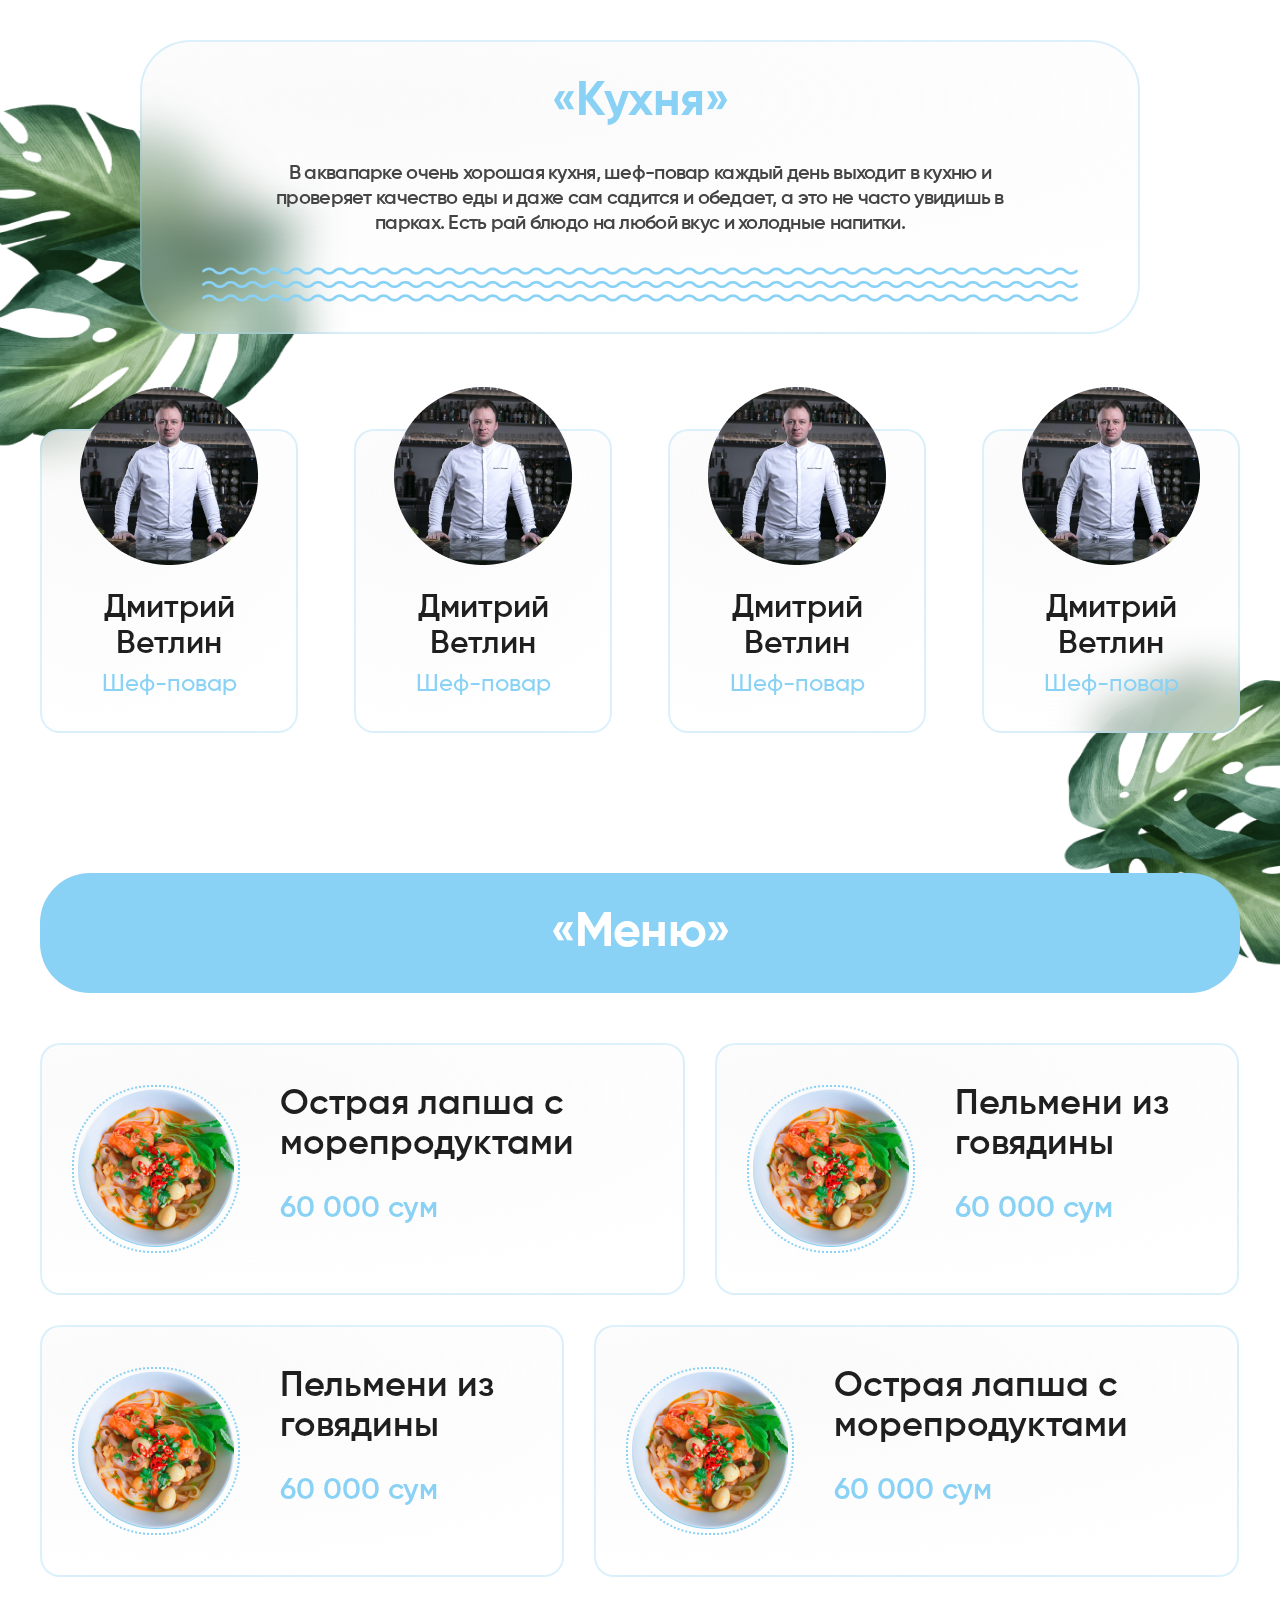
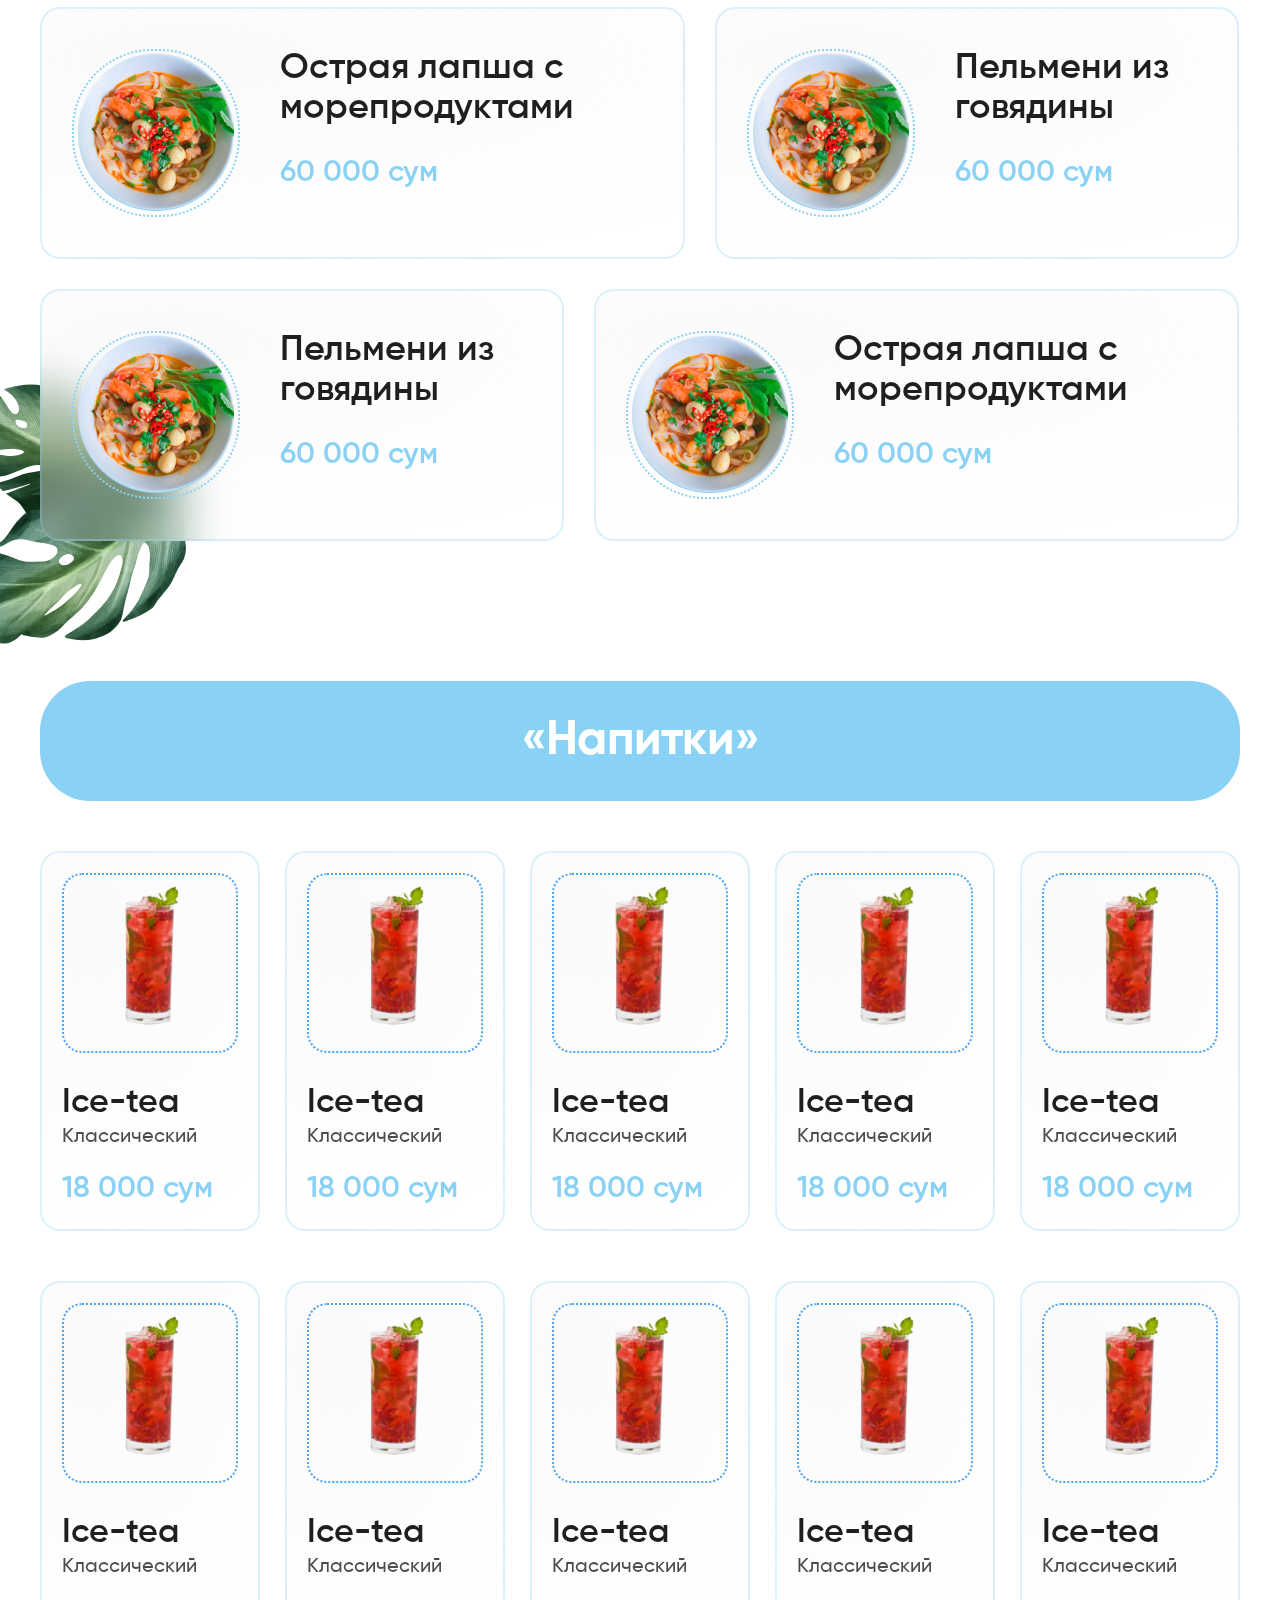
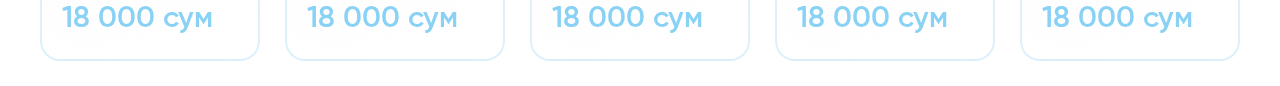
<file: index.html>
<!DOCTYPE html>
<html lang="en">
<head>
  <meta charset="UTF-8">
  <meta http-equiv="X-UA-Compatible" content="IE=edge">
  <meta name="viewport" content="width=device-width, initial-scale=1.0">
  <title>Oasis</title>
  <link rel="stylesheet" href="styles/style.css">
  <link href="https://cdn.jsdelivr.net/npm/bootstrap@5.3.0/dist/css/bootstrap.min.css" rel="stylesheet" integrity="sha384-9ndCyUaIbzAi2FUVXJi0CjmCapSmO7SnpJef0486qhLnuZ2cdeRhO02iuK6FUUVM" crossorigin="anonymous">
</head>
<body>
  <main>
    <div class="container-box">
      <section class="info-aquapark-content">
        <div class="info-aquapark">
          <h1 class="info-aquapark__title">«Кухня»</h1>
          <p class="info-aquapark__text">В аквапарке очень хорошая кухня, шеф-повар каждый день выходит в кухню и проверяет качество еды и даже сам садится и обедает, а это не часто увидишь в парках. Есть рай блюдо на любой вкус и холодные напитки.</p>
          <img class="info-aquapark__wave-img" src="./assets/imgs/png/Frame 168.png" alt="">
        </div>
        <img class="info-aquapark__img" src="./assets/imgs/png/image 30 (1).png" alt="">
        <img class="info-aquapark__subimg" src="./assets/imgs/png/image 32.png" alt="">
        <!-- <img class="info-aquapark__desctop-dn" src="./assets/imgs/png/image 27.png" alt=""> -->
        <ul class="d-flex aquapark-chef-list">
          <li class="aquapark-chef-list__item">
              <img class="aquapark-chef-list__img " src="./assets/imgs/png/Images.png" alt="">
              <div class="aquapark-chef-list__content">
                <h3>Дмитрий Ветлин</h3>
                <h4>Шеф-повар</h4>
              </div>
          </li>
          <li class="aquapark-chef-list__item">
            <img class="aquapark-chef-list__img " src="./assets/imgs/png/Images.png" alt="">
            <div class="aquapark-chef-list__content">
              <h3>Дмитрий Ветлин</h3>
              <h4>Шеф-повар</h4>
            </div>
          </li>
          <li class="aquapark-chef-list__item">
            <img class="aquapark-chef-list__img " src="./assets/imgs/png/Images.png" alt="">
            <div class="aquapark-chef-list__content">
              <h3>Дмитрий Ветлин</h3>
              <h4>Шеф-повар</h4>
            </div>
          </li>
          <li class="aquapark-chef-list__item">
            <img class="aquapark-chef-list__img " src="./assets/imgs/png/Images.png" alt="">
            <div class="aquapark-chef-list__content">
              <h3>Дмитрий Ветлин</h3>
              <h4>Шеф-повар</h4>
            </div>
          </li>
        </ul>
      </section>

      <section class="menu">
        <div class="chief-section-title">«Меню»</div>
        <ul class="menu__list p-0">
          <li class="menu__item ">
            <img class="menu__item-img" src="./assets/imgs/png/food.png" alt="">
            <div class="d-flex flex-column">
              <h2 class="menu__item-title">Острая лапша с морепродуктами</h2>
              <p class="menu__item-price">60 000 сум</p>
            </div>
          </li>
          <li class="menu__subitem ">
            <img class="menu__item-img" src="./assets/imgs/png/food.png" alt="">
            <div class="d-flex flex-column">
              <h2 class="menu__item-title">Пельмени из говядины</h2>
              <p class="menu__item-price">60 000 сум</p>
            </div>
          </li>
          <li class="menu__subitem">
            <img class="menu__item-img" src="./assets/imgs/png/food.png" alt="">
            <div class="d-flex flex-column">
              <h2 class="menu__item-title">Пельмени из говядины</h2>
              <p class="menu__item-price">60 000 сум</p>
            </div>
          </li>
          <li class="menu__item ">
            <img class="menu__item-img" src="./assets/imgs/png/food.png" alt="">
            <div class="d-flex flex-column">
              <h2 class="menu__item-title">Острая лапша с морепродуктами</h2>
              <p class="menu__item-price">60 000 сум</p>
            </div>
          </li>
          <li class="menu__item">
            <img class="menu__item-img" src="./assets/imgs/png/food.png" alt="">
            <div class="d-flex flex-column">
              <h2 class="menu__item-title">Острая лапша с морепродуктами</h2>
              <p class="menu__item-price">60 000 сум</p>
            </div>
          </li>
          <li class="menu__subitem ">
            <img class="menu__item-img" src="./assets/imgs/png/food.png" alt="">
            <div class="d-flex flex-column">
              <h2 class="menu__item-title">Пельмени из говядины</h2>
              <p class="menu__item-price">60 000 сум</p>
            </div>
          </li>
          <li class="menu__subitem ">
            <img class="menu__item-img" src="./assets/imgs/png/food.png" alt="">
            <div class="d-flex flex-column">
              <h2 class="menu__item-title">Пельмени из говядины</h2>
              <p class="menu__item-price">60 000 сум</p>
            </div>
          </li>
          <li class="menu__item ">
            <img class="menu__item-img" src="./assets/imgs/png/food.png" alt="">
            <div class="d-flex flex-column">
              <h2 class="menu__item-title">Острая лапша с морепродуктами</h2>
              <p class="menu__item-price">60 000 сум</p>
            </div>
          </li>
        </ul>
        <img class="menu__bg-img" src="./assets/imgs/png/image 33.png" alt="">
      </section>
 
      <section class="beverages">
        <div class="chief-section-title">«Напитки»</div>
        <ul class="beverages__list w-100">
          <li class="beverages__item col-sm-2">
            <img src="./assets/imgs/png/Rectangle 11770.png" alt="">
            <div class="beverages__item-content">
              <div>
                <h2 class="beverages__item-title">Ice-tea</h2>
                <p class="beverages__item-category">Классический</p>
              </div>
              <p class="beverages__item-price m-0">18 000 сум</p>
            </div>
          </li>
          <li class="beverages__item col-sm-2">
            <img src="./assets/imgs/png/Rectangle 11770.png" alt="">
            <div class="beverages__item-content">
              <div>
                <h2 class="beverages__item-title">Ice-tea</h2>
                <p class="beverages__item-category">Классический</p>
              </div>
              <p class="beverages__item-price m-0">18 000 сум</p>
            </div>
          </li>
          <li class="beverages__item col-sm-2">
            <img src="./assets/imgs/png/Rectangle 11770.png" alt="">
            <div class="beverages__item-content">
              <div>
                <h2 class="beverages__item-title">Ice-tea</h2>
                <p class="beverages__item-category">Классический</p>
              </div>
              <p class="beverages__item-price m-0">18 000 сум</p>
            </div>
          </li>
          <li class="beverages__item col-sm-2">
            <img src="./assets/imgs/png/Rectangle 11770.png" alt="">
            <div class="beverages__item-content">
              <div>
                <h2 class="beverages__item-title">Ice-tea</h2>
                <p class="beverages__item-category">Классический</p>
              </div>
              <p class="beverages__item-price m-0">18 000 сум</p>
            </div>
          </li>
          <li class="beverages__item col-sm-2">
            <img src="./assets/imgs/png/Rectangle 11770.png" alt="">
            <div class="beverages__item-content">
              <div>
                <h2 class="beverages__item-title">Ice-tea</h2>
                <p class="beverages__item-category">Классический</p>
              </div>
              <p class="beverages__item-price m-0">18 000 сум</p>
            </div>
          </li>
          <li class="beverages__item col-sm-2">
            <img src="./assets/imgs/png/Rectangle 11770.png" alt="">
            <div class="beverages__item-content">
              <div>
                <h2 class="beverages__item-title">Ice-tea</h2>
                <p class="beverages__item-category">Классический</p>
              </div>
              <p class="beverages__item-price m-0">18 000 сум</p>
            </div>
          </li>
          <li class="beverages__item col-sm-2">
            <img src="./assets/imgs/png/Rectangle 11770.png" alt="">
            <div class="beverages__item-content">
              <div>
                <h2 class="beverages__item-title">Ice-tea</h2>
                <p class="beverages__item-category">Классический</p>
              </div>
              <p class="beverages__item-price m-0">18 000 сум</p>
            </div>
          </li>
          <li class="beverages__item col-sm-2">
            <img src="./assets/imgs/png/Rectangle 11770.png" alt="">
            <div class="beverages__item-content">
              <div>
                <h2 class="beverages__item-title">Ice-tea</h2>
                <p class="beverages__item-category">Классический</p>
              </div>
              <p class="beverages__item-price m-0">18 000 сум</p>
            </div>
          </li>
          <li class="beverages__item col-sm-2">
            <img src="./assets/imgs/png/Rectangle 11770.png" alt="">
            <div class="beverages__item-content">
              <div>
                <h2 class="beverages__item-title">Ice-tea</h2>
                <p class="beverages__item-category">Классический</p>
              </div>
              <p class="beverages__item-price m-0">18 000 сум</p>
            </div>
          </li>
          <li class="beverages__item col-sm-2">
            <img src="./assets/imgs/png/Rectangle 11770.png" alt="">
            <div class="beverages__item-content">
              <div>
                <h2 class="beverages__item-title">Ice-tea</h2>
                <p class="beverages__item-category">Классический</p>
              </div>
              <p class="beverages__item-price m-0">18 000 сум</p>
            </div>
          </li>
        </ul>
      </section>
    </div>
  </main>
</body>
</html>
</file>
<file: styles/style.css>
body {
  overflow-x: hidden;
}

*,
::after,
::before {
  margin: 0;
  padding: 0;
  -webkit-box-sizing: border-box;
          box-sizing: border-box;
}

@font-face {
  font-family: 'Gilroy-Regular';
  src: url("../assets/fonts/Woff2/Gilroy-Regular.woff") format("woff2");
  font-weight: 400;
  font-style: normal;
}

@font-face {
  font-family: 'Gilroy-Medium';
  src: url("../assets/fonts/Woff2/Gilroy-Medium.woff2") format("woff2");
  font-weight: 500;
  font-style: normal;
}

@font-face {
  font-family: 'Gilroy-SemiBold';
  src: url("../assets/fonts/Woff2/Gilroy-SemiBold.woff2") format("woff2");
  font-weight: 600;
  font-style: normal;
}

@font-face {
  font-family: 'Gilroy-Bold';
  src: url("../assets/fonts/Woff2/Gilroy-Bold.woff2") format("woff2");
  font-weight: 700;
  font-style: normal;
}

.container-box {
  width: 1220px;
  margin: 0 auto;
  padding: 0 10px;
}

@media screen and (max-width: 480px) {
  .container-box {
    width: 100%;
    padding: 0 16px;
  }
}

.info-aquapark-content {
  position: relative;
  margin: 40px 0 140px 0;
}

.info-aquapark {
  display: -webkit-box;
  display: -ms-flexbox;
  display: flex;
  width: 1000px;
  padding: 30px;
  -webkit-box-orient: vertical;
  -webkit-box-direction: normal;
      -ms-flex-direction: column;
          flex-direction: column;
  -webkit-box-align: center;
      -ms-flex-align: center;
          align-items: center;
  gap: 30px;
  border-radius: 50px;
  border: 2px solid #8ad2f54d;
  background: radial-gradient(116.62% 84.16% at 22.68% 20.4%, rgba(231, 231, 231, 0.2) 0%, rgba(255, 255, 255, 0) 100%), rgba(255, 255, 255, 0.2);
  -webkit-backdrop-filter: blur(23px);
          backdrop-filter: blur(23px);
  margin: 0 auto;
  z-index: 99 !important;
}

.info-aquapark__list {
  display: -webkit-box;
  display: -ms-flexbox;
  display: flex;
  -ms-flex-wrap: wrap;
      flex-wrap: wrap;
  gap: 60px;
  padding: 0;
  margin: 0 0 180px 0;
}

.info-aquapark__item {
  display: -webkit-box;
  display: -ms-flexbox;
  display: flex;
  -webkit-box-orient: vertical;
  -webkit-box-direction: normal;
      -ms-flex-direction: column;
          flex-direction: column;
  -webkit-box-pack: justify;
      -ms-flex-pack: justify;
          justify-content: space-between;
  width: 360px;
  min-height: 720px;
  border-radius: 50px;
  background: #FFF;
  -webkit-box-shadow: 0px 0px 20px 0px rgba(0, 0, 0, 0.1);
          box-shadow: 0px 0px 20px 0px rgba(0, 0, 0, 0.1);
}

.info-aquapark__event-img {
  height: 315px;
  border-radius: 50px;
  margin-bottom: 12px;
}

.info-aquapark__event-title {
  color: #8AD2F5;
  text-align: center;
  font-family: 'Gilroy-Bold';
  font-size: 32px;
  font-style: normal;
  font-weight: 400;
  line-height: 125%;
  letter-spacing: -0.48px;
  padding: 0 25px;
  margin: 0 0 20px 0;
}

.info-aquapark__event-text {
  color: #1f1f1fcc;
  text-align: center;
  font-family: 'Gilroy-Regular';
  font-size: 20px;
  font-style: normal;
  font-weight: 400;
  line-height: 125%;
  letter-spacing: -0.3px;
}

.info-aquapark__event-date {
  margin-bottom: 20px;
  color: #1f1f1fcc;
  text-align: center;
  font-family: 'Gilroy-SemiBold';
  font-size: 32px;
  font-style: normal;
  font-weight: 400;
  line-height: 125%;
  letter-spacing: -0.48px;
}

.info-aquapark__event-info {
  padding: 0 25px 30px 25px;
}

.info-aquapark__more {
  text-decoration: none;
  padding: 11px 11px 11px 16px;
  min-width: 145px;
  min-height: 44px;
  color: #fff;
  font-family: 'Gilroy-SemiBold';
  font-size: 18px;
  font-style: normal;
  font-weight: 400;
  line-height: normal;
  letter-spacing: -0.27px;
  border-radius: 136px;
  background: -webkit-gradient(linear, left top, right top, color-stop(12.01%, #1EA5E7), color-stop(76.22%, #8AD2F5));
  background: linear-gradient(90deg, #1EA5E7 12.01%, #8AD2F5 76.22%);
  -webkit-transition: all .2s linear;
  transition: all .2s linear;
  border: none;
}

.info-aquapark__more:hover img {
  -webkit-transform: translateX(6px);
          transform: translateX(6px);
  -webkit-transition: all .2s linear;
  transition: all .2s linear;
}

.info-aquapark__more img {
  -webkit-transition: all .2s linear;
  transition: all .2s linear;
}

.info-aquapark__bron {
  text-decoration: none;
  padding: 11px 16px;
  min-width: 145px;
  min-height: 44px;
  color: #fff;
  font-family: 'Gilroy-SemiBold';
  font-size: 18px;
  font-style: normal;
  font-weight: 400;
  line-height: normal;
  letter-spacing: -0.27px;
  border-radius: 136px;
  background: #01AF1C;
  border: none;
}

.info-aquapark__title {
  color: #8AD2F5;
  text-align: center;
  font-family: 'Gilroy-Bold';
  font-size: 48px;
  font-style: normal;
  font-weight: 400;
  line-height: 125%;
  letter-spacing: -0.72px;
  margin: 0;
}

.info-aquapark__text {
  color: #454545;
  text-align: center;
  font-family: "Gilroy-SemiBold";
  font-size: 20px;
  font-style: normal;
  font-weight: 400;
  line-height: 125%;
  letter-spacing: -0.72px;
  width: 78%;
  margin: 0 auto;
}

.info-aquapark__img {
  position: absolute;
  z-index: -1;
  width: 387px;
  height: 350px;
  left: -120px;
  top: 60px;
}

.info-aquapark__subimg {
  position: absolute;
  z-index: -1;
  width: 330px;
  height: 298px;
  right: -150px;
  top: 630px;
}

.info-aquapark__desctop-dn {
  display: none;
}

.info-aquapark__l-img {
  position: absolute;
  left: -90px;
  bottom: 0;
  z-index: -1;
  width: 276px;
  height: 250px;
}

.info-aquapark__r-img {
  position: absolute;
  right: -90px;
  bottom: 0;
  z-index: -1;
  width: 276px;
  height: 250px;
}

ul {
  list-style: none;
  margin: 0;
  padding: 0;
}

.aquapark-chef-list {
  display: -webkit-box;
  display: -ms-flexbox;
  display: flex;
  -ms-flex-wrap: wrap;
      flex-wrap: wrap;
  -webkit-box-pack: justify;
      -ms-flex-pack: justify;
          justify-content: space-between;
  margin-top: 95px;
}

.aquapark-chef-list__item {
  display: -webkit-box;
  display: -ms-flexbox;
  display: flex;
  -webkit-box-orient: vertical;
  -webkit-box-direction: normal;
      -ms-flex-direction: column;
          flex-direction: column;
  -webkit-box-align: center;
      -ms-flex-align: center;
          align-items: center;
  position: relative;
  width: 258px;
  height: 304px;
  -ms-flex-negative: 0;
      flex-shrink: 0;
  border-radius: 20px;
  border: 2px solid #8ad2f54d;
  background: radial-gradient(116.62% 84.16% at 22.68% 20.4%, rgba(231, 231, 231, 0.2) 0%, rgba(255, 255, 255, 0) 100%), rgba(255, 255, 255, 0.2);
  -webkit-backdrop-filter: blur(23px);
          backdrop-filter: blur(23px);
}

.aquapark-chef-list__item h3 {
  color: #1F1F1F;
  font-family: 'Gilroy-SemiBold';
  font-size: 32px;
  font-style: normal;
  font-weight: 400;
  line-height: 36px;
  margin: 0 auto 8px auto;
  width: 70%;
  text-align: center;
}

.aquapark-chef-list__item h4 {
  text-align: center;
  font-family: 'Gilroy-Medium';
  font-size: 24px;
  font-style: normal;
  font-weight: 400;
  line-height: normal;
  color: #8AD2F5;
  margin: 0;
}

.aquapark-chef-list__item img {
  width: 178px;
  height: 178px;
  position: absolute;
  left: 50%;
  top: 15%;
  -webkit-transform: translate(-50%, -50%);
          transform: translate(-50%, -50%);
}

.aquapark-chef-list__content {
  position: absolute;
  bottom: 32px;
}

.desctop-dn {
  display: none;
}

.aquapark-event-title {
  color: #1f1f1fcc;
  font-family: 'Gilroy-Bold';
  font-size: 32px;
  font-style: normal;
  font-weight: 400;
  line-height: 125%;
  letter-spacing: -0.3px;
  margin-bottom: 8px;
}

.aquapark-event-text {
  color: #1f1f1fcc;
  font-family: 'Gilroy-Regular';
  font-size: 16px;
  font-style: normal;
  font-weight: 400;
  line-height: 125%;
  /* 17.5px */
  letter-spacing: -0.21px;
  margin-bottom: 20px;
}

.aquapark-event-input {
  width: 100%;
  padding: 12px 16px;
  border-radius: 12px;
  border: 1px solid var(--light-gray-light-gray-2, #DDE2E4);
  background: var(--black-white-white, #FFF);
  outline: none;
}

.aquapark-event-input::-webkit-input-placeholder {
  color: #1F1F1F;
  opacity: 1;
}

.aquapark-event-input:-ms-input-placeholder {
  color: #1F1F1F;
  opacity: 1;
}

.aquapark-event-input::-ms-input-placeholder {
  color: #1F1F1F;
  opacity: 1;
}

.aquapark-event-input::placeholder {
  color: #1F1F1F;
  opacity: 1;
}

.aquapark-event-btn {
  color: #fff;
  font-family: 'Gilroy-Medium';
  font-size: 16px;
  font-style: normal;
  font-weight: 400;
  line-height: normal;
  letter-spacing: -0.154px;
  margin-top: 20px;
  width: 100%;
  height: 40px;
  display: -webkit-box;
  display: -ms-flexbox;
  display: flex;
  -webkit-box-align: center;
      -ms-flex-align: center;
          align-items: center;
  -webkit-box-pack: center;
      -ms-flex-pack: center;
          justify-content: center;
  border-radius: 20px;
  background: #01AF1C;
  border: none;
}

.modall-more .modal.show .modal-dialog {
  width: 425px !important;
}

.modall-more .modal.fade .modal-dialog {
  width: 425px !important;
}

.modal-dialog {
  margin: 0 auto !important;
}

.modall-more .modal-content {
  border-radius: 30px !important;
  padding: 30px !important;
}

.modal-body {
  padding: 0 !important;
}

.modal-bron-body {
  display: -webkit-box;
  display: -ms-flexbox;
  display: flex;
}

.modall-bron .modal.show .modal-dialog {
  width: 1065px !important;
  max-width: 1065px !important;
}

.modall-bron .modal.fade .modal-dialog {
  width: 1065px !important;
  max-width: 1065px !important;
}

.modall-bron__img {
  width: 640px !important;
  height: 564px;
  border-radius: 30px;
}

.modall-bron .modal-content {
  border-radius: 30px !important;
  padding: 0 !important;
}

.modall-bron__content {
  padding: 30px;
}

.modall-bron__title {
  color: #1f1f1fcc;
  font-family: 'Gilroy-Bold';
  font-size: 32px;
  font-style: normal;
  font-weight: 400;
  line-height: 125%;
  /* 40px */
  letter-spacing: -0.48px;
}

.modall-bron__subtext {
  color: #8AD2F5;
  font-family: 'Gilroy-Medium';
  font-size: 20px;
  font-style: normal;
  font-weight: 400;
  line-height: 125%;
  /* 25px */
  letter-spacing: -0.3px;
  margin-bottom: 6px;
}

.modall-bron__text {
  color: #1f1f1fcc;
  font-family: 'Gilroy-Regular';
  font-size: 16px;
  font-style: normal;
  font-weight: 400;
  line-height: 125%;
  letter-spacing: -0.24px;
  margin-bottom: 4px;
}

@media screen and (max-width: 480px) {
  .info-aquapark {
    width: 100%;
    min-height: -webkit-fit-content;
    min-height: -moz-fit-content;
    min-height: fit-content;
    gap: 0;
    padding: 20px;
  }
  .info-aquapark__title {
    font-size: 32px;
    margin: 0 0 10px 0;
    text-align: unset;
    display: -webkit-box;
    display: -ms-flexbox;
    display: flex;
    -webkit-box-pack: start;
        -ms-flex-pack: start;
            justify-content: flex-start;
    width: 100%;
  }
  .info-aquapark__text {
    font-family: 'Gilroy-Regular';
    font-size: 16px;
    font-weight: 400;
    width: 100%;
    text-align: unset;
    margin-bottom: 10px;
  }
  .info-aquapark__wave-img {
    width: 90px;
    -o-object-fit: cover;
       object-fit: cover;
    height: 35px;
    -ms-flex-item-align: start;
        align-self: flex-start;
  }
  .info-aquapark__subimg {
    display: block;
    position: absolute;
    top: -50px;
    right: -14px;
    z-index: -1;
    width: 108px;
    height: 97px;
  }
  .info-aquapark__img {
    display: none;
  }
  .info-aquapark-content {
    margin: 70px 0 50px 0;
  }
  .aquapark-chef-list {
    margin: 0;
    padding: 60px 0 0 0;
    -ms-flex-wrap: unset;
        flex-wrap: unset;
    overflow-x: scroll;
    width: 100%;
    gap: 20px;
  }
  .aquapark-chef-list__item {
    border-radius: 10px;
    width: 120px;
    min-height: 137px;
    height: auto;
  }
  .aquapark-chef-list__item img {
    width: 80px;
    height: 80px;
    top: 0;
  }
  .aquapark-chef-list__item h3 {
    font-size: 18px;
    font-weight: 400;
    line-height: 20px;
    /* 111.111% */
  }
  .aquapark-chef-list__item h4 {
    font-size: 14px;
    font-style: normal;
    font-weight: 400;
    line-height: normal;
  }
  .aquapark-chef-list__content {
    bottom: 20px;
  }
  .aquapark-chef-list::-webkit-scrollbar {
    width: 0;
  }
  .info-aquapark__l-img {
    display: none;
  }
  .info-aquapark__r-img {
    display: none;
  }
  .desctop-dn {
    display: block;
  }
  .info-aquapark__list {
    margin: 0;
    padding: 20px 0;
    -ms-flex-wrap: unset;
        flex-wrap: unset;
    overflow-x: scroll;
    width: 100%;
    gap: 20px;
  }
  .info-aquapark__list::-webkit-scrollbar {
    width: 0;
  }
  .info-aquapark__item {
    min-width: 262px;
    width: auto;
    border-radius: 40px;
    min-height: 510px;
  }
  .info-aquapark__event-img {
    border-radius: 40px;
    height: 224px;
    margin-bottom: 12px;
  }
  .info-aquapark__event-title {
    font-family: 'Gilroy-Bold';
    font-size: 24px;
    font-style: normal;
    font-weight: 400;
    padding: 0 20px;
    margin-bottom: 8px;
  }
  .info-aquapark__event-text {
    font-family: 'Gilroy-Regular';
    font-size: 16px;
    font-style: normal;
    font-weight: 400;
  }
  .info-aquapark__event-date {
    font-family: 'Gilroy-SemiBold';
    font-size: 20px;
    font-style: normal;
    font-weight: 400;
    margin-bottom: 10px;
  }
  .info-aquapark__more {
    font-size: 18px;
    font-style: normal;
    font-weight: 400;
  }
  .aquapark-event-title {
    color: #1f1f1fcc;
    font-family: 'Gilroy-Bold';
    font-size: 20px;
    font-style: normal;
    font-weight: 400;
    line-height: 125%;
    letter-spacing: -0.3px;
    margin-bottom: 8px;
  }
  .aquapark-event-text {
    font-size: 14px;
    font-weight: 400;
    margin-bottom: 20px;
  }
  .aquapark-event-input {
    padding: 12px 16px;
    border-radius: 12px;
  }
  .aquapark-event-btn {
    font-family: 'Gilroy-Medium';
    font-size: 15px;
    margin-top: 20px;
    height: 40px;
    border-radius: 20px;
  }
  .modal.show .modal-dialog {
    width: 95% !important;
  }
  .modal.fade .modal-dialog {
    width: 95% !important;
  }
  .modal-content {
    border-radius: 20px !important;
    padding: 20px !important;
  }
  .modal-bron-body {
    display: -webkit-box;
    display: -ms-flexbox;
    display: flex;
    -webkit-box-orient: vertical;
    -webkit-box-direction: normal;
        -ms-flex-direction: column;
            flex-direction: column;
  }
  .modall-bron .modal.show .modal-dialog {
    width: 90% !important;
    max-width: 90% !important;
  }
  .modall-bron .modal.fade .modal-dialog {
    width: 90% !important;
    max-width: 90% !important;
  }
  .modall-bron__img {
    width: 100% !important;
    height: 264px;
    border-radius: 30px;
  }
  .modall-bron .modal-content {
    border-radius: 30px !important;
    padding: 0 !important;
  }
  .modall-bron__content {
    padding: 20px;
  }
  .modall-bron__title {
    font-family: 'Gilroy-Bold';
    font-size: 22px;
  }
  .modall-bron__subtext {
    font-size: 16px;
  }
  .modall-bron__text {
    font-size: 14px;
  }
}

.menu {
  position: relative;
  margin: 0 0 140px 0;
}

.menu__list {
  display: -webkit-box;
  display: -ms-flexbox;
  display: flex;
  -ms-flex-wrap: wrap;
      flex-wrap: wrap;
  gap: 30px;
}

.menu__subitem {
  display: -webkit-box;
  display: -ms-flexbox;
  display: flex;
  padding: 40px 30px;
  border-radius: 20px;
  border: 2px solid rgba(138, 210, 245, 0.3);
  background: radial-gradient(116.62% 84.16% at 22.68% 20.4%, rgba(231, 231, 231, 0.2) 0%, rgba(255, 255, 255, 0) 100%), rgba(255, 255, 255, 0.2);
  -webkit-backdrop-filter: blur(23px);
          backdrop-filter: blur(23px);
  width: 524px;
}

.menu__item {
  display: -webkit-box;
  display: -ms-flexbox;
  display: flex;
  padding: 40px 30px;
  border-radius: 20px;
  border: 2px solid rgba(138, 210, 245, 0.3);
  background: radial-gradient(116.62% 84.16% at 22.68% 20.4%, rgba(231, 231, 231, 0.2) 0%, rgba(255, 255, 255, 0) 100%), rgba(255, 255, 255, 0.2);
  -webkit-backdrop-filter: blur(23px);
          backdrop-filter: blur(23px);
  width: 645px;
}

.menu__item-title {
  color: #1F1F1F;
  font-family: 'Gilroy-SemiBold';
  font-size: 36px;
  font-style: normal;
  font-weight: 400;
  line-height: 110%;
  margin: 0 0 26px 0;
}

.menu__item-img {
  width: 168px;
  height: 168px;
  margin-right: 40px;
}

.menu__item-price {
  color: #8AD2F5;
  font-family: 'Gilroy-SemiBold';
  font-size: 30px;
  font-style: normal;
  font-weight: 400;
  line-height: 130%;
}

.menu__bg-img {
  position: absolute;
  bottom: -106px;
  left: -88px;
  z-index: -1;
}

.chief-section-title {
  width: 100%;
  height: 120px;
  display: -webkit-box;
  display: -ms-flexbox;
  display: flex;
  -webkit-box-align: center;
      -ms-flex-align: center;
          align-items: center;
  -webkit-box-pack: center;
      -ms-flex-pack: center;
          justify-content: center;
  border-radius: 50px;
  border: 2px solid #8ad2f54d;
  background: #8AD2F5;
  -webkit-backdrop-filter: blur(23px);
          backdrop-filter: blur(23px);
  color: #fff;
  font-family: 'Gilroy-Bold';
  font-size: 48px;
  font-style: normal;
  font-weight: 400;
  line-height: 125%;
  letter-spacing: -0.72px;
  margin-bottom: 50px;
}

@media screen and (max-width: 480px) {
  .chief-section-title {
    font-size: 32px;
    height: 58px;
    margin-bottom: 20px;
  }
  .menu {
    margin: 0 0 50px 0;
  }
  .menu__list {
    gap: 16px;
  }
  .menu__item {
    width: 100%;
    padding: 20px;
    -webkit-box-align: center;
        -ms-flex-align: center;
            align-items: center;
  }
  .menu__subitem {
    width: 100%;
    padding: 20px;
    -webkit-box-align: center;
        -ms-flex-align: center;
            align-items: center;
  }
  .menu__item-img {
    width: 90px;
    height: 90px;
    margin-right: 10px;
  }
  .menu__item-title {
    font-size: 20px;
    font-style: normal;
    font-weight: 400;
    margin-bottom: 10px;
  }
  .menu__item-price {
    font-size: 18px;
    font-style: normal;
    font-weight: 400;
    margin: 0;
  }
  .menu__bg-img {
    display: none;
  }
}

.beverages__list {
  display: -webkit-box;
  display: -ms-flexbox;
  display: flex;
  -ms-flex-wrap: wrap;
      flex-wrap: wrap;
  gap: 25px;
  padding: 0;
}

.beverages__list li {
  display: -webkit-box;
  display: -ms-flexbox;
  display: flex;
  -webkit-box-orient: vertical;
  -webkit-box-direction: normal;
      -ms-flex-direction: column;
          flex-direction: column;
  -webkit-box-pack: justify;
      -ms-flex-pack: justify;
          justify-content: space-between;
  margin-bottom: 25px;
  border-radius: 20px;
  border: 2px solid rgba(138, 210, 245, 0.3);
  background: radial-gradient(116.62% 84.16% at 22.68% 20.4%, rgba(231, 231, 231, 0.2) 0%, rgba(255, 255, 255, 0) 100%), rgba(255, 255, 255, 0.2);
  -webkit-backdrop-filter: blur(23px);
          backdrop-filter: blur(23px);
  padding: 20px;
  width: 220px;
  min-height: 380px;
  -ms-flex-negative: 0;
      flex-shrink: 0;
}

.beverages__list li img {
  width: 100%;
  height: 180px;
  border: 2px dotted #4BA4F8;
  border-radius: 20px;
  -o-object-fit: contain;
     object-fit: contain;
  margin-bottom: 30px;
}

.beverages__item-title {
  color: #1F1F1F;
  font-family: 'Gilroy-SemiBold';
  font-size: 34px;
  font-style: normal;
  font-weight: 400;
  line-height: 110%;
  /* 37.4px */
  margin-bottom: 2px;
}

.beverages__item-category {
  color: rgba(31, 31, 31, 0.8);
  font-family: 'Gilroy-Medium';
  font-size: 20px;
  font-style: normal;
  font-weight: 400;
  line-height: 130%;
  /* 26px */
  margin-bottom: 20px;
}

.beverages__item-price {
  color: #8AD2F5;
  font-family: 'Gilroy-SemiBold';
  font-size: 30px;
  font-style: normal;
  font-weight: 400;
  line-height: 130%;
  margin: 0;
}

@media screen and (max-width: 480px) {
  .beverages__list {
    gap: 16px;
  }
  .beverages__list li {
    width: 100%;
    display: -webkit-box;
    display: -ms-flexbox;
    display: flex;
    -webkit-box-align: center;
        -ms-flex-align: center;
            align-items: center;
    -webkit-box-orient: unset;
    -webkit-box-direction: unset;
        -ms-flex-direction: unset;
            flex-direction: unset;
    min-height: 130px;
    padding: 20px;
    -webkit-box-pack: unset;
        -ms-flex-pack: unset;
            justify-content: unset;
    margin-bottom: 0;
  }
  .beverages__list li img {
    width: 90px;
    height: 90px;
    -o-object-fit: contain;
       object-fit: contain;
    margin: 0 10px 0 0;
    border-radius: 12px;
  }
  .beverages__item-title {
    font-family: 'Gilroy-SemiBold';
    font-size: 20px;
    font-style: normal;
    font-weight: 400;
    line-height: normal;
  }
  .beverages__item-category {
    font-family: 'Gilroy-Medium';
    font-size: 16px;
    font-style: normal;
    font-weight: 400;
    line-height: 130%;
    margin: 0;
  }
  .beverages__item-price {
    font-family: 'Gilroy-SemiBold';
    font-size: 18px;
    font-style: normal;
    font-weight: 400;
    line-height: 130%;
  }
  .beverages__item-content {
    display: -webkit-box;
    display: -ms-flexbox;
    display: flex;
    -webkit-box-orient: vertical;
    -webkit-box-direction: normal;
        -ms-flex-direction: column;
            flex-direction: column;
    -webkit-box-pack: justify;
        -ms-flex-pack: justify;
            justify-content: space-between;
    height: 100%;
  }
}
/*# sourceMappingURL=style.css.map */
</file>
